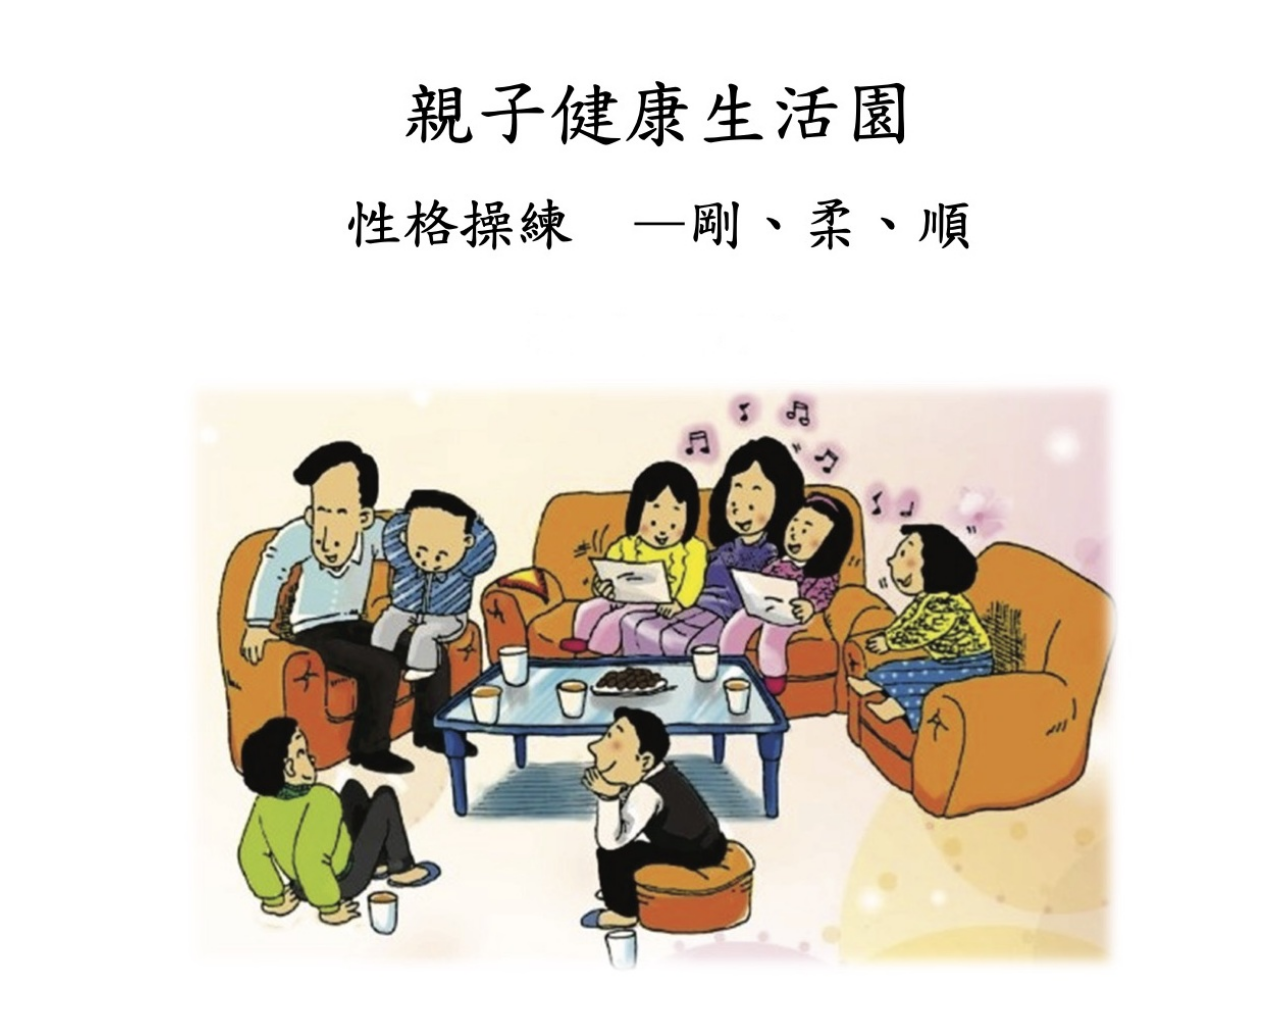
<file: 2021/index.html>
<html>
<style>
* {
  box-sizing: border-box;
}

body {
  margin: 30;
  font-family: Arial;
}

.header {
  text-align: center;
  padding: 32px;
}

/* Create two equal columns that floats next to each other */
.column {
  float: left;
  width: 50%;
  padding: 10px;
}

.column img {
  margin-top: 12px;
}

/* Clear floats after the columns */
.row:after {
  content: "";
  display: table;
  clear: both;
}
</style>

<script type="text/javascript">
setTimeout("initImg()",5000)/*�o�O����ɶ���*/;
function initImg(){
var allImg = document.getElementsByTagName("img");
for(var i=0; i<allImg.length; i++){
{ 
top.location.href="index2.html"; 
}; 
}
}
</script>

<div align=center>
   <img src="title2.jpg" style="width:85%; heigth=85%"></a>
</div>

</body>
</html>
</file>
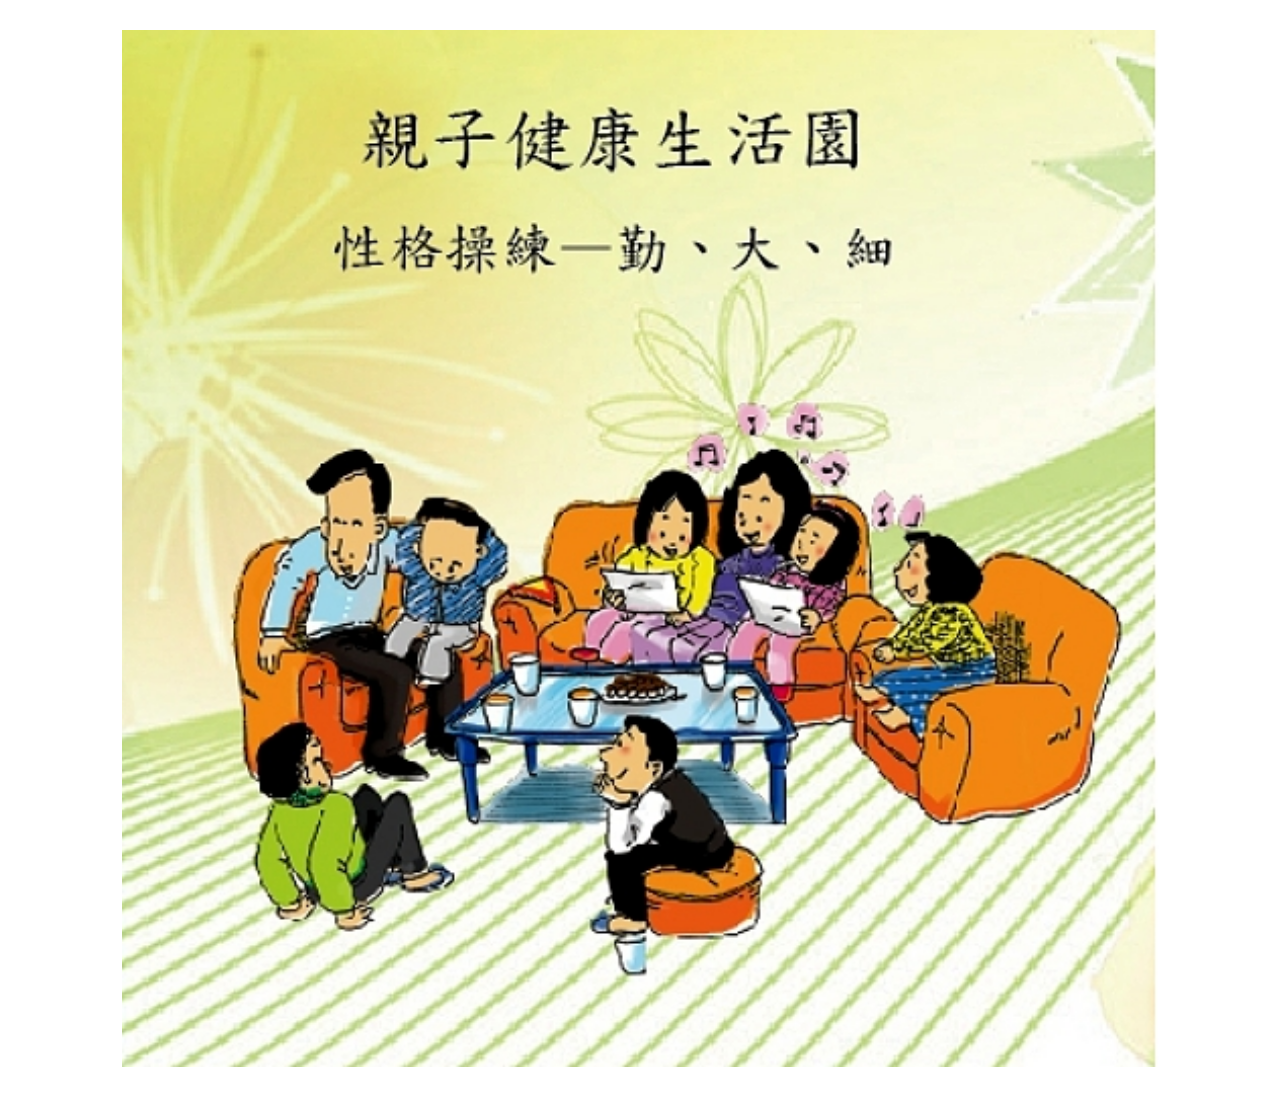
<file: 2023/index.html>
<html>
<style>
* {
  box-sizing: border-box;
}

body {
  margin: 30;
  font-family: Arial;
}

.header {
  text-align: center;
  padding: 32px;
}

/* Create two equal columns that floats next to each other */
.column {
  float: left;
  width: 50%;
  padding: 10px;
}

.column img {
  margin-top: 12px;
}

/* Clear floats after the columns */
.row:after {
  content: "";
  display: table;
  clear: both;
}
</style>

<script type="text/javascript">
setTimeout("initImg()",5000)/*�o�O����ɶ���*/;
function initImg(){
var allImg = document.getElementsByTagName("img");
for(var i=0; i<allImg.length; i++){
{ 
top.location.href="index2.html"; 
}; 
}
}
</script>

<div align=center>
   <img src="title2.jpg" style="width:85%; heigth=85%"></a>
</div>

</body>
</html>
</file>
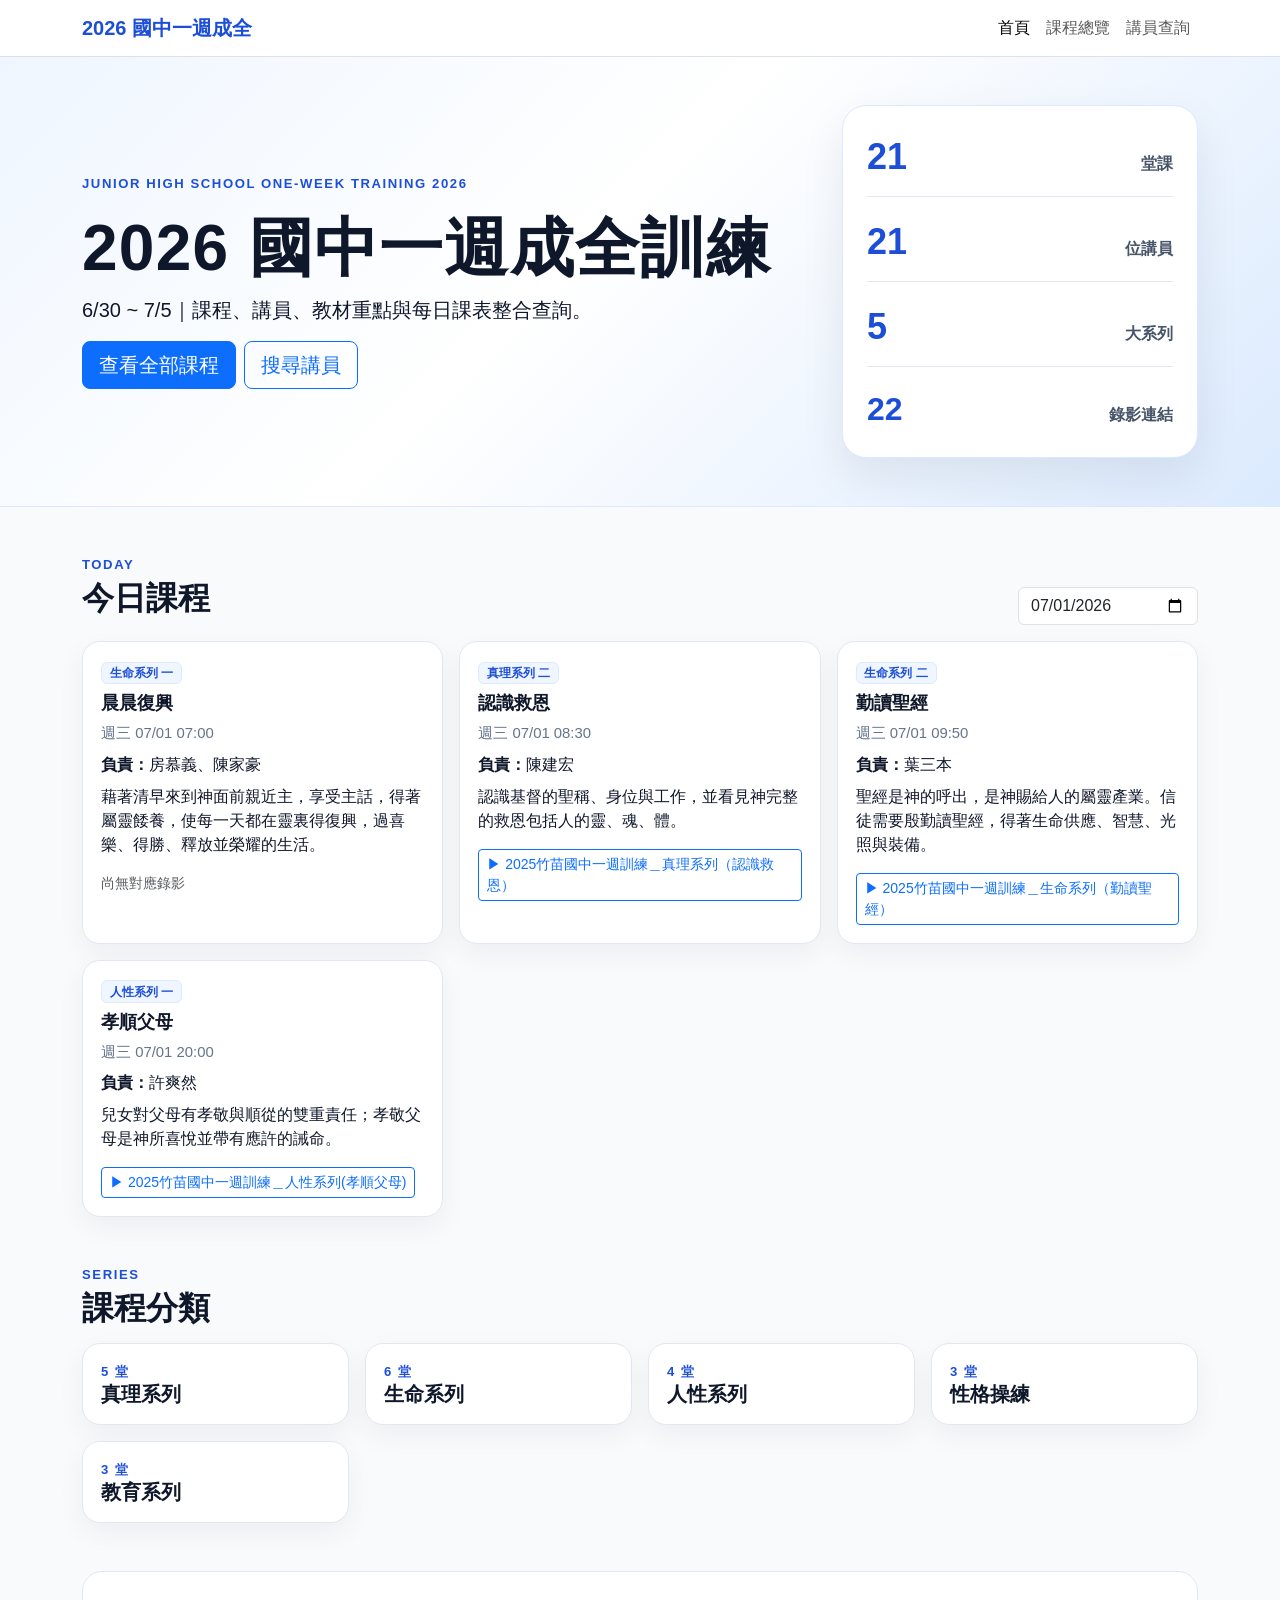
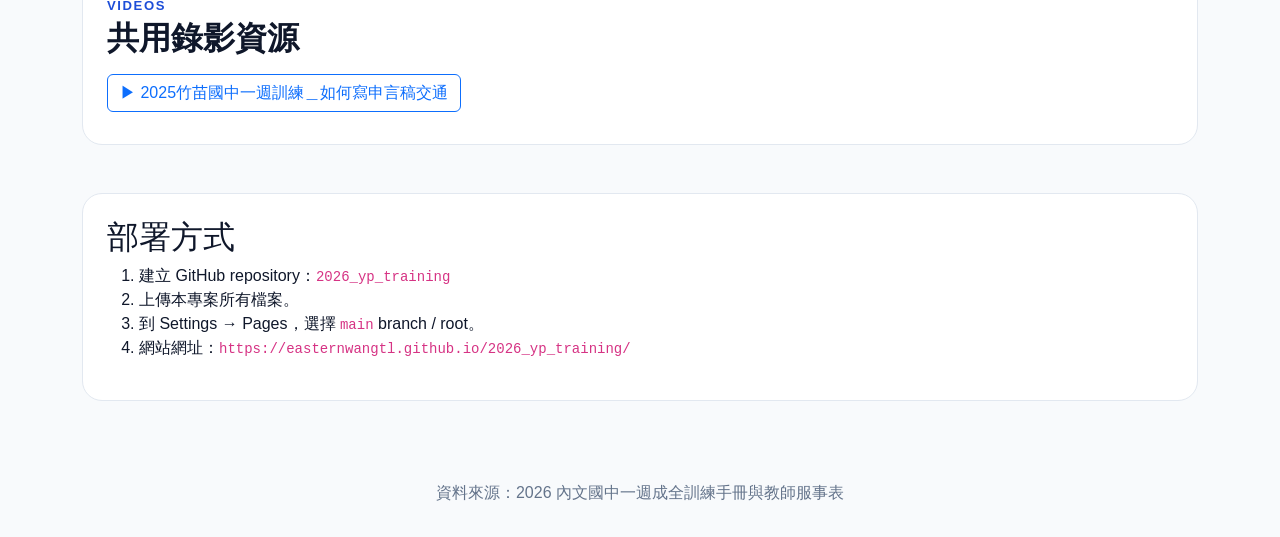
<file: 2026_yp_training/index.html>
<!doctype html>
<html lang="zh-Hant">
<head>
  <meta charset="utf-8">
  <meta name="viewport" content="width=device-width, initial-scale=1">
  <title>2026 國中一週成全訓練</title>
  <link href="https://cdn.jsdelivr.net/npm/bootstrap@5.3.3/dist/css/bootstrap.min.css" rel="stylesheet">
  <link rel="stylesheet" href="css/style.css">
</head>
<body>
<nav class="navbar navbar-expand-lg bg-white border-bottom sticky-top">
  <div class="container">
    <a class="navbar-brand fw-bold" href="index.html">2026 國中一週成全</a>
    <button class="navbar-toggler" type="button" data-bs-toggle="collapse" data-bs-target="#nav"><span class="navbar-toggler-icon"></span></button>
    <div class="collapse navbar-collapse" id="nav">
      <div class="navbar-nav ms-auto">
        <a class="nav-link active" href="index.html">首頁</a>
        <a class="nav-link" href="courses.html">課程總覽</a>
        <a class="nav-link" href="speakers.html">講員查詢</a>
      </div>
    </div>
  </div>
</nav>
<header class="hero">
  <div class="container py-5">
    <div class="row align-items-center g-4">
      <div class="col-lg-8">
        <p class="eyebrow">Junior High School One-Week Training 2026</p>
        <h1>2026 國中一週成全訓練</h1>
        <p class="lead">6/30 ~ 7/5｜課程、講員、教材重點與每日課表整合查詢。</p>
        <div class="d-flex gap-2 flex-wrap">
          <a class="btn btn-primary btn-lg" href="courses.html">查看全部課程</a>
          <a class="btn btn-outline-primary btn-lg" href="speakers.html">搜尋講員</a>
        </div>
      </div>
      <div class="col-lg-4">
        <div class="stats-card">
          <div><strong id="courseCount">21</strong><span>堂課</span></div>
          <div><strong id="speakerCount">20+</strong><span>位講員</span></div>
          <div><strong>5</strong><span>大系列</span></div>
          <div><strong id="videoCount">0</strong><span>錄影連結</span></div>
        </div>
      </div>
    </div>
  </div>
</header>
<main class="container my-5">
  <section class="mb-5">
    <div class="d-flex align-items-end justify-content-between gap-3 mb-3">
      <div>
        <p class="eyebrow mb-1">Today</p>
        <h2 class="section-title">今日課程</h2>
      </div>
      <input id="todayDate" type="date" class="form-control date-picker" value="2026-07-01">
    </div>
    <div id="todayCourses" class="row g-3"></div>
  </section>
  <section class="mb-5">
    <p class="eyebrow mb-1">Series</p>
    <h2 class="section-title mb-3">課程分類</h2>
    <div id="seriesGrid" class="row g-3"></div>
  </section>
  <section class="mb-5">
    <div class="info-panel">
      <p class="eyebrow mb-1">Videos</p>
      <h2 class="section-title mb-3">共用錄影資源</h2>
      <div id="generalVideos"></div>
    </div>
  </section>
  <section>
    <div class="info-panel">
      <h2>部署方式</h2>
      <ol>
        <li>建立 GitHub repository：<code>2026_yp_training</code></li>
        <li>上傳本專案所有檔案。</li>
        <li>到 Settings → Pages，選擇 <code>main</code> branch / root。</li>
        <li>網站網址：<code>https://easternwangtl.github.io/2026_yp_training/</code></li>
      </ol>
    </div>
  </section>
</main>
<footer class="footer">資料來源：2026 內文國中一週成全訓練手冊與教師服事表</footer>
<script src="https://cdn.jsdelivr.net/npm/bootstrap@5.3.3/dist/js/bootstrap.bundle.min.js"></script>
<script src="js/app.js"></script>
</body>
</html>
</file>
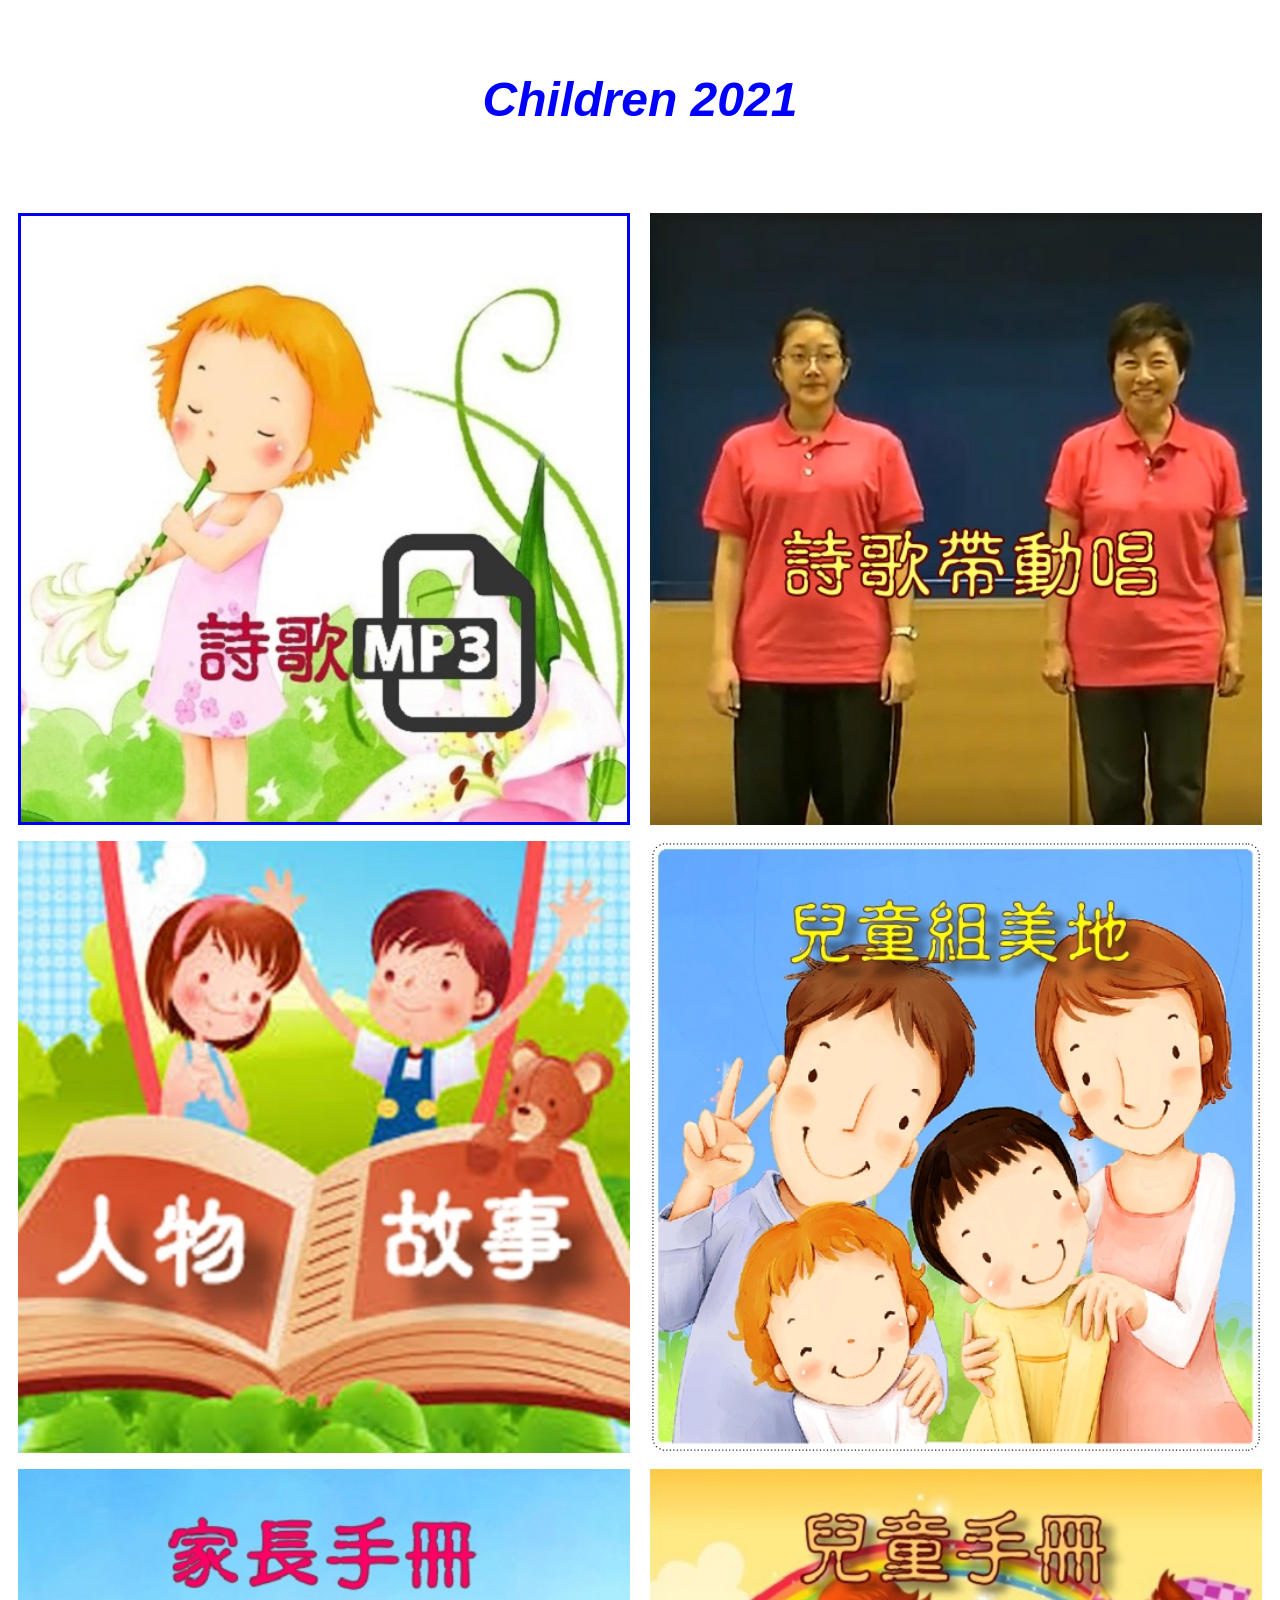
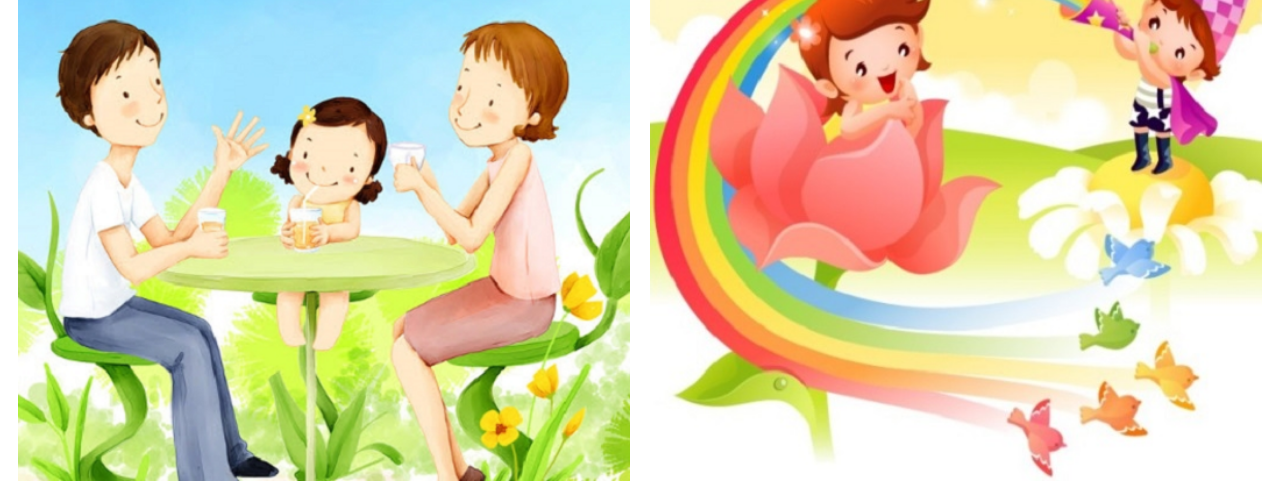
<file: 2021/index2.html>
<!DOCTYPE html>

<style>
* {
  box-sizing: border-box;
}

body {
  margin: 20;
  font-family: Arial;
}

.header {
  text-align: center;
  font-style: italic;
  font-size:150%;
  color: blue;
  padding: 32px;
}

/* Create two equal columns that floats next to each other */
.column {
  float: left;
  width: 50%;
  padding: 10px;
}

.column img {
  margin-top: 12px;
}

/* Clear floats after the columns */
.row:after {
  content: "";
  display: table;
  clear: both;
}
</style>
<body>

<!-- Header -->
<div class="header">
  <h1>Children 2021</h1>
</div>

<!-- Photo Grid -->
<div class="row"> 
  <div class="column">
  <a href="https://drive.google.com/drive/folders/1hZWVMVRFZHYb6cD06cAorQmcY8VMfETX"><img src="music.jpg" style="width:100%" border=3></a>
  <a href="https://drive.google.com/file/d/1cviAGpcS5addubeSSh6lBIcsLzI6I0GT/view?usp=sharing"><img src="story1.jpg" style="width:100%" border=0></a>
  <a href="https://drive.google.com/file/d/1e0_z62H0DUCBF1DdAa7_MEO2tr_-Ng7c/view"><img src="book2.png" style="width:100%" border=0></a>
  </div>
  <div class="column">
  <a href="https://www.youtube.com/playlist?list=PLiYcPxK7BDGTRMRVP_TqdySBatOC2gyAb"><img src="song_action.jpg" style="width:100%" border=0></a>
  <a href="https://drive.google.com/drive/folders/1TTXD-SaDF_07VWmdOLgd9LI6gkk9kCG1"><img src="home.png" style="width:100%" border=0></a>
  <a href="https://drive.google.com/file/d/1z0zewGPf9RDkmuwqjm0MBeGSONn7T0tg/view"><img src="book.jpg" style="width:100%" border=0></a>
  </div>
</div>


</body>
</html>
</file>
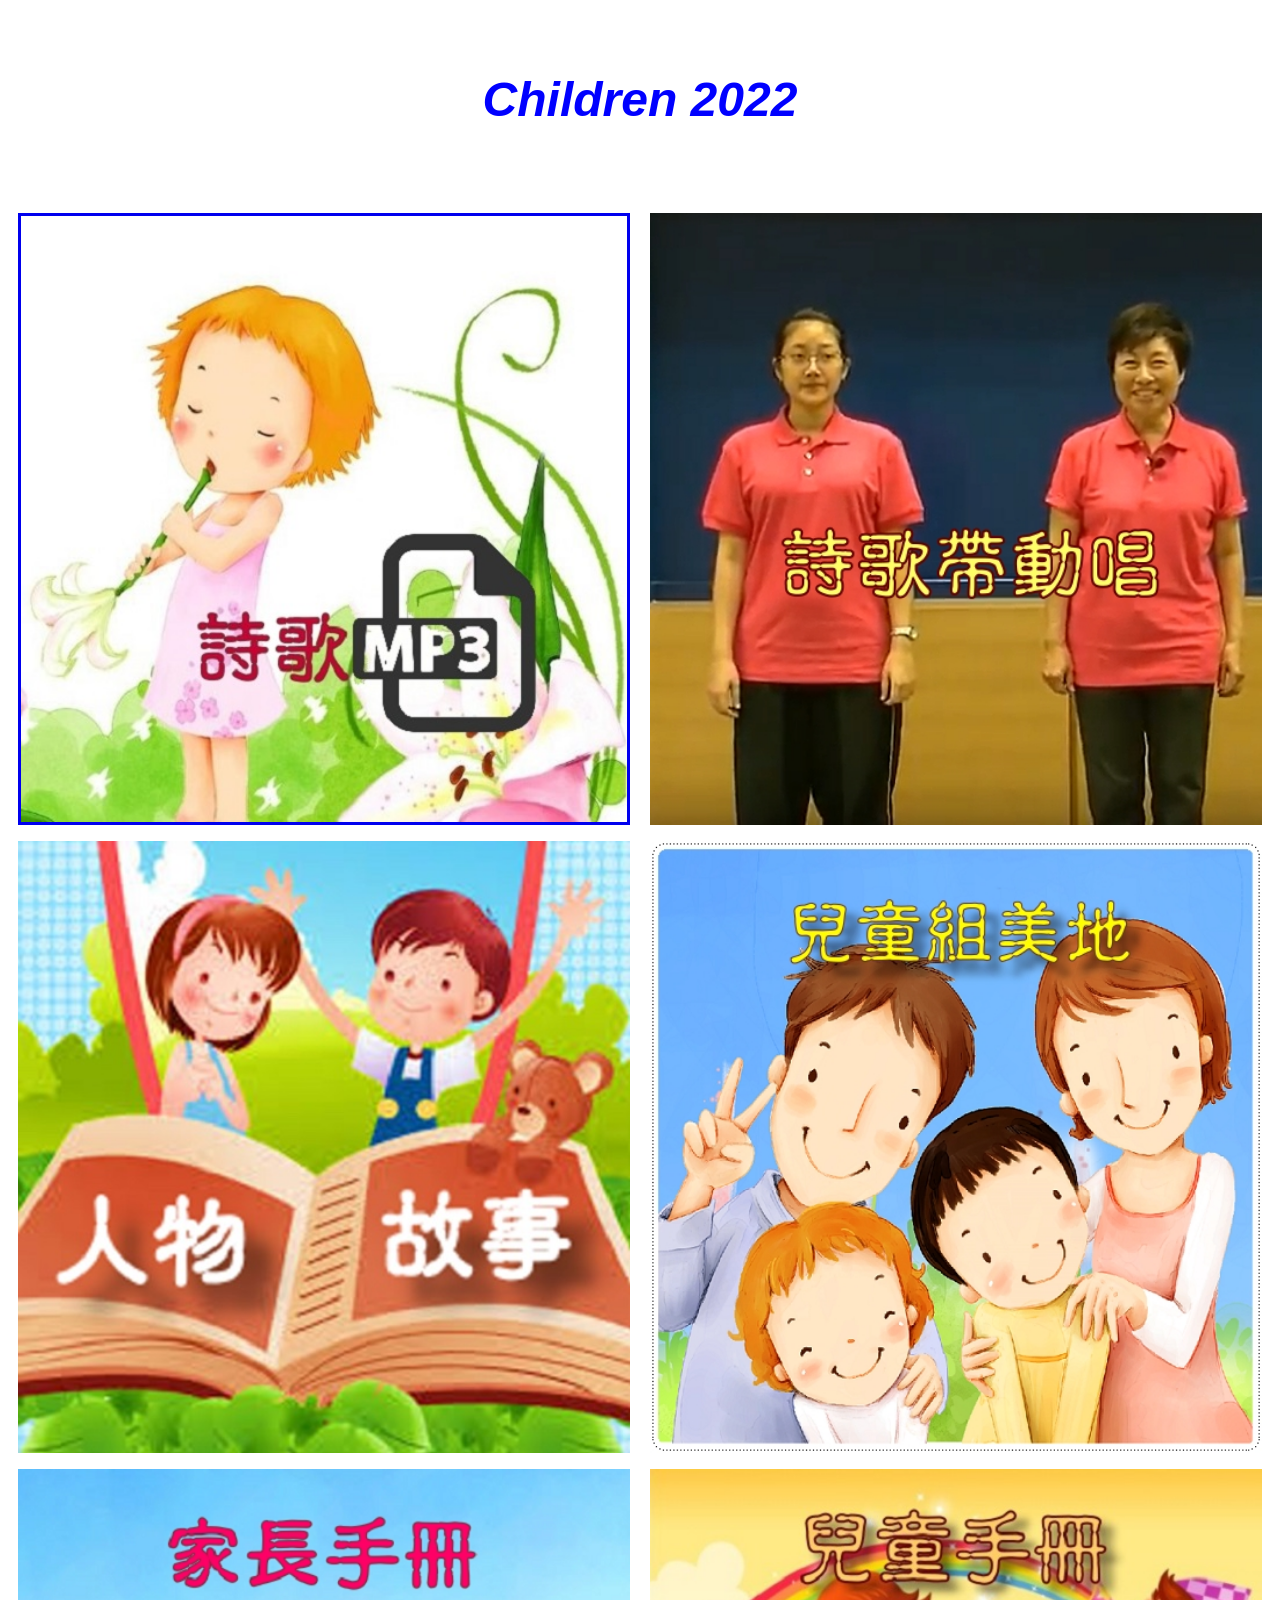
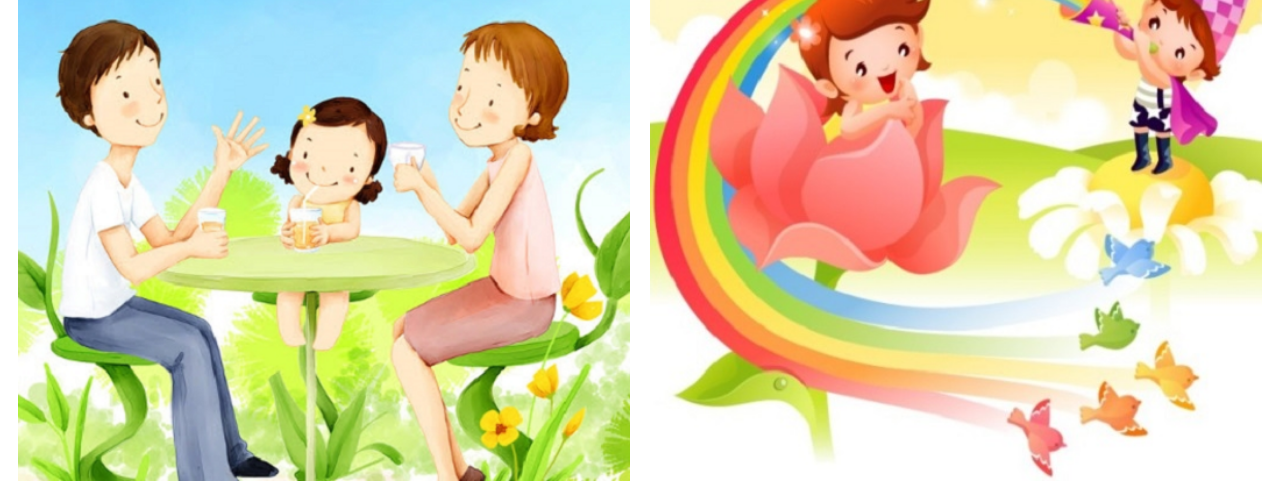
<file: 2022/index2.html>
<!DOCTYPE html>

<style>
* {
  box-sizing: border-box;
}

body {
  margin: 20;
  font-family: Arial;
}

.header {
  text-align: center;
  font-style: italic;
  font-size:150%;
  color: blue;
  padding: 32px;
}

/* Create two equal columns that floats next to each other */
.column {
  float: left;
  width: 50%;
  padding: 10px;
}

.column img {
  margin-top: 12px;
}

/* Clear floats after the columns */
.row:after {
  content: "";
  display: table;
  clear: both;
}
</style>
<body>

<!-- Header -->
<div class="header">
  <h1>Children 2022</h1>
</div>

<!-- Photo Grid -->
<div class="row"> 
  <div class="column">
  <a href="https://drive.google.com/drive/folders/1HnX5RfrpXo5hwDyAD0R6b350Loetz_hS?usp=sharing"><img src="music.jpg" style="width:100%" border=3></a>
  <a href="https://drive.google.com/file/d/1ruXaL5ZYauVe_-wMPo-NJ4aOCVbVEej8/view?usp=sharing"><img src="story1.jpg" style="width:100%" border=0></a>
  <a href="https://drive.google.com/file/d/1Ew3K7ynNJlxOYN--PDV36MLfoL5HSWHO/view?usp=sharing"><img src="book2.png" style="width:100%" border=0></a>
  </div>
  <div class="column">
  <a href="https://www.youtube.com/playlist?list=PLdq9cV6M6EyIvbpS2lSDHot4hvSKLVxR3"><img src="song_action.jpg" style="width:100%" border=0></a>
  <a href="https://drive.google.com/drive/folders/1CnzZ60vrniCfHAHsKLRRkzzDggD9cUkT"><img src="home.png" style="width:100%" border=0></a>
  <a href="https://drive.google.com/file/d/1VSH74b_goDKOjgGLOmHZ_dPbmKSum4LE/view?usp=sharing"><img src="book.jpg" style="width:100%" border=0></a>
  </div>
</div>


</body>
</html>
</file>
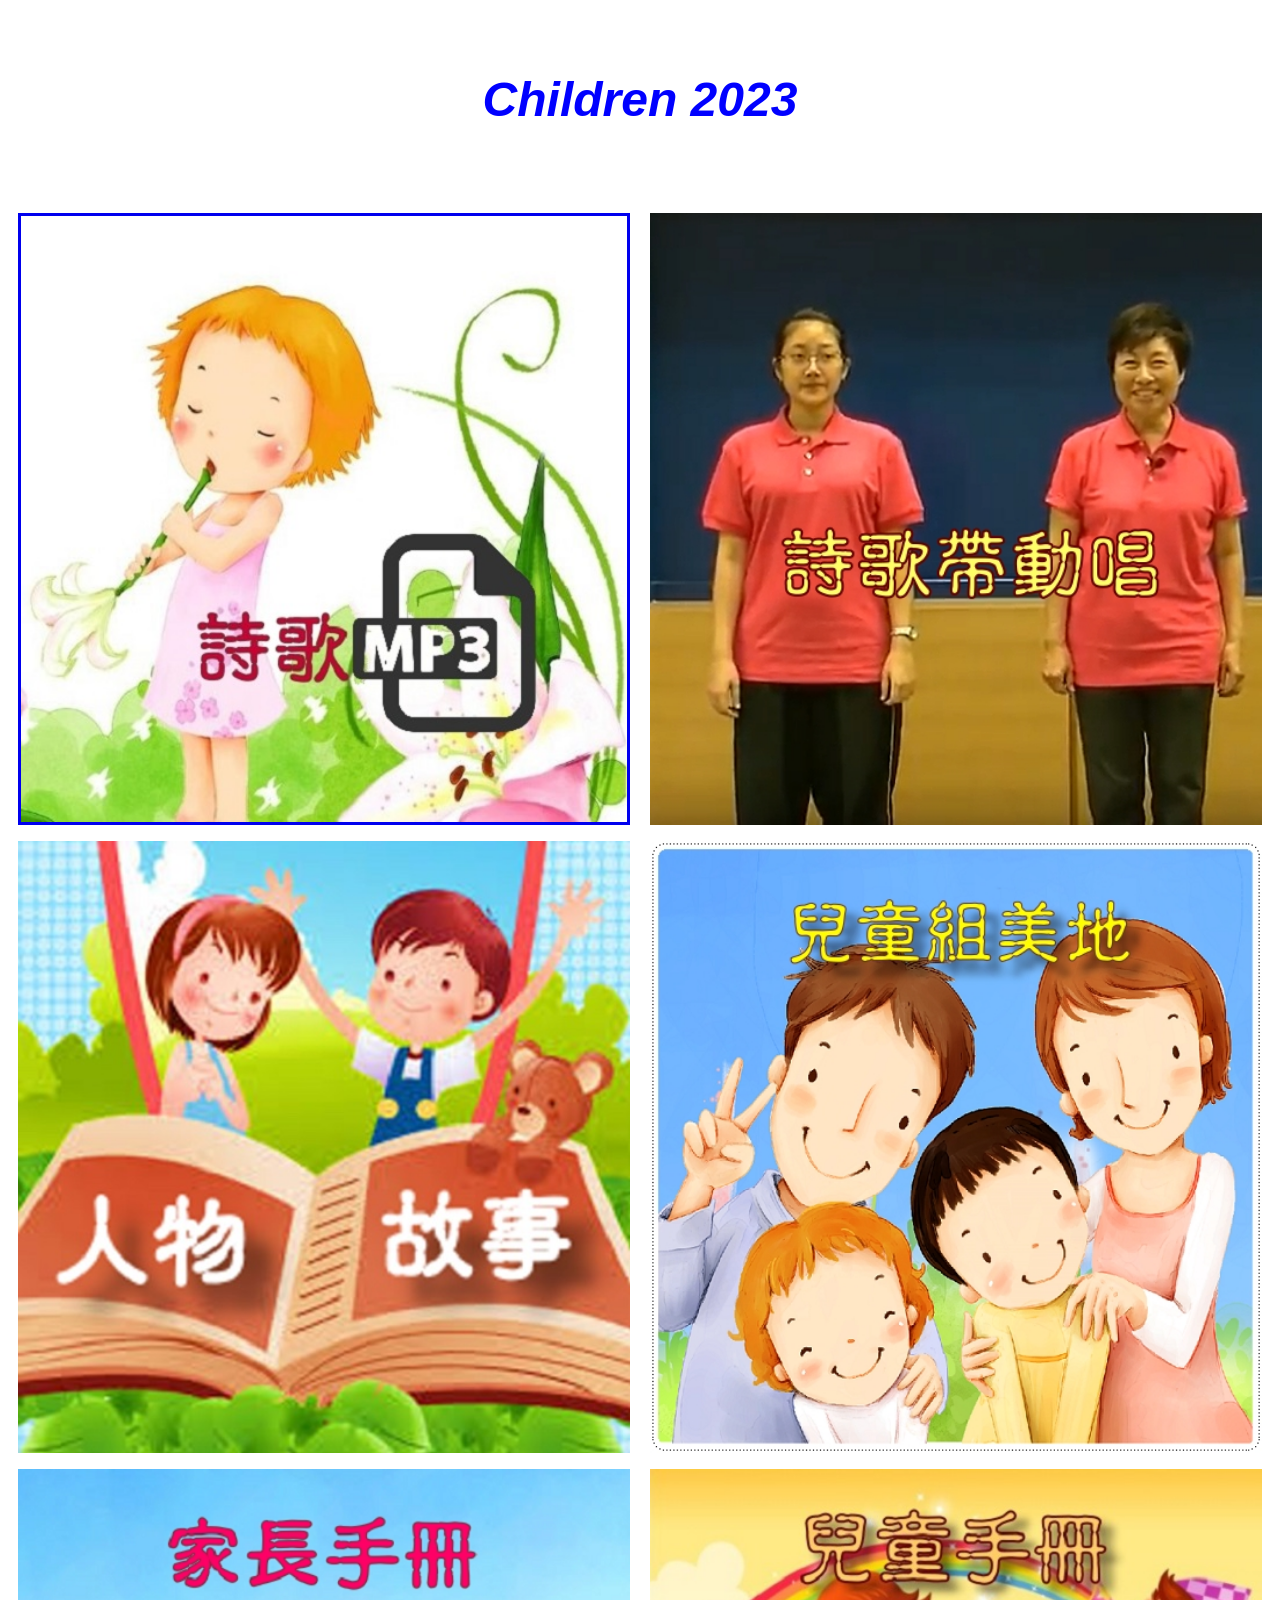
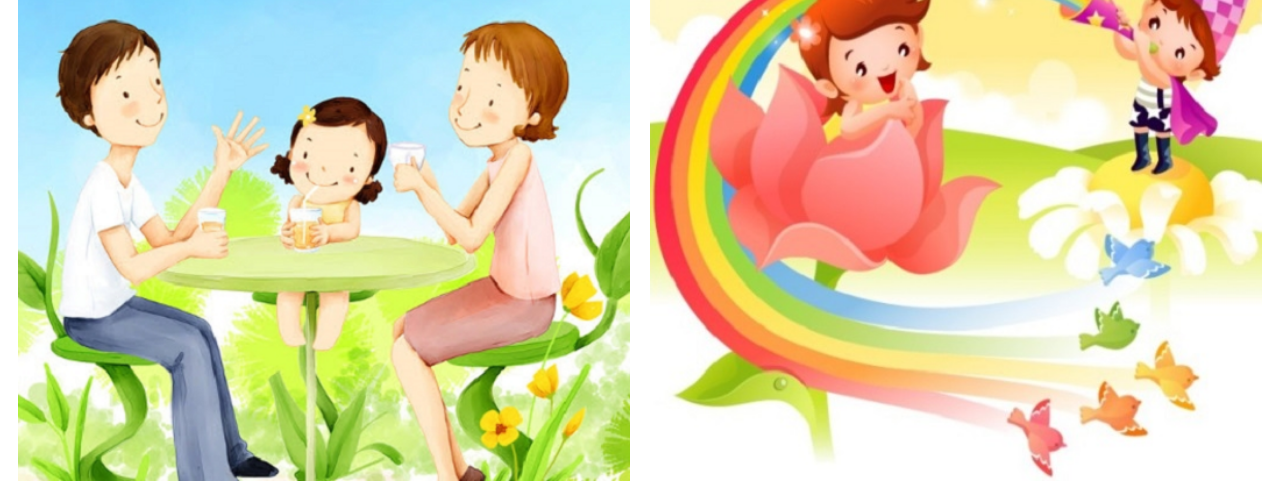
<file: 2023/index2.html>
<!DOCTYPE html>

<style>
* {
  box-sizing: border-box;
}

body {
  margin: 20;
  font-family: Arial;
}

.header {
  text-align: center;
  font-style: italic;
  font-size:150%;
  color: blue;
  padding: 32px;
}

/* Create two equal columns that floats next to each other */
.column {
  float: left;
  width: 50%;
  padding: 10px;
}

.column img {
  margin-top: 12px;
}

/* Clear floats after the columns */
.row:after {
  content: "";
  display: table;
  clear: both;
}
</style>
<body>

<!-- Header -->
<div class="header">
  <h1>Children 2023</h1>
</div>

<!-- Photo Grid -->
<div class="row"> 
  <div class="column">
  <a href="https://drive.google.com/drive/folders/1lzHoJXfO6MrK8Yk69woP6xL-hRWC6gJ2?usp=drive_link"><img src="music.jpg" style="width:100%" border=3></a>
  <a href="https://drive.google.com/file/d/1yy2TIsUtL4ZrtK_TPgRhtv-gxJPjcVsn/view?usp=drive_link"><img src="story1.jpg" style="width:100%" border=0></a>
  <a href="https://drive.google.com/file/d/1TtrDdejJlW7VU1yADcmCbB5sxWvJIcCz/view?usp=drive_link"><img src="book2.png" style="width:100%" border=0></a>
  </div>
  <div class="column">
  <a href="https://www.youtube.com/playlist?list=PLsZkolsBwy38RfOYlQxBQckVYdGxkaG_7"><img src="song_action.jpg" style="width:100%" border=0></a>
  <a href="https://drive.google.com/drive/folders/1WZcbllk3LUn04yQxflgX-uQeN9yVgyLU"><img src="home.png" style="width:100%" border=0></a>
  <a href="https://drive.google.com/file/d/1g7UDqT87ru2ch7KmVoOVMAmfPeBC0zmp/view?usp=drive_link"><img src="book.jpg" style="width:100%" border=0></a>
  </div>
</div>


</body>
</html>
</file>
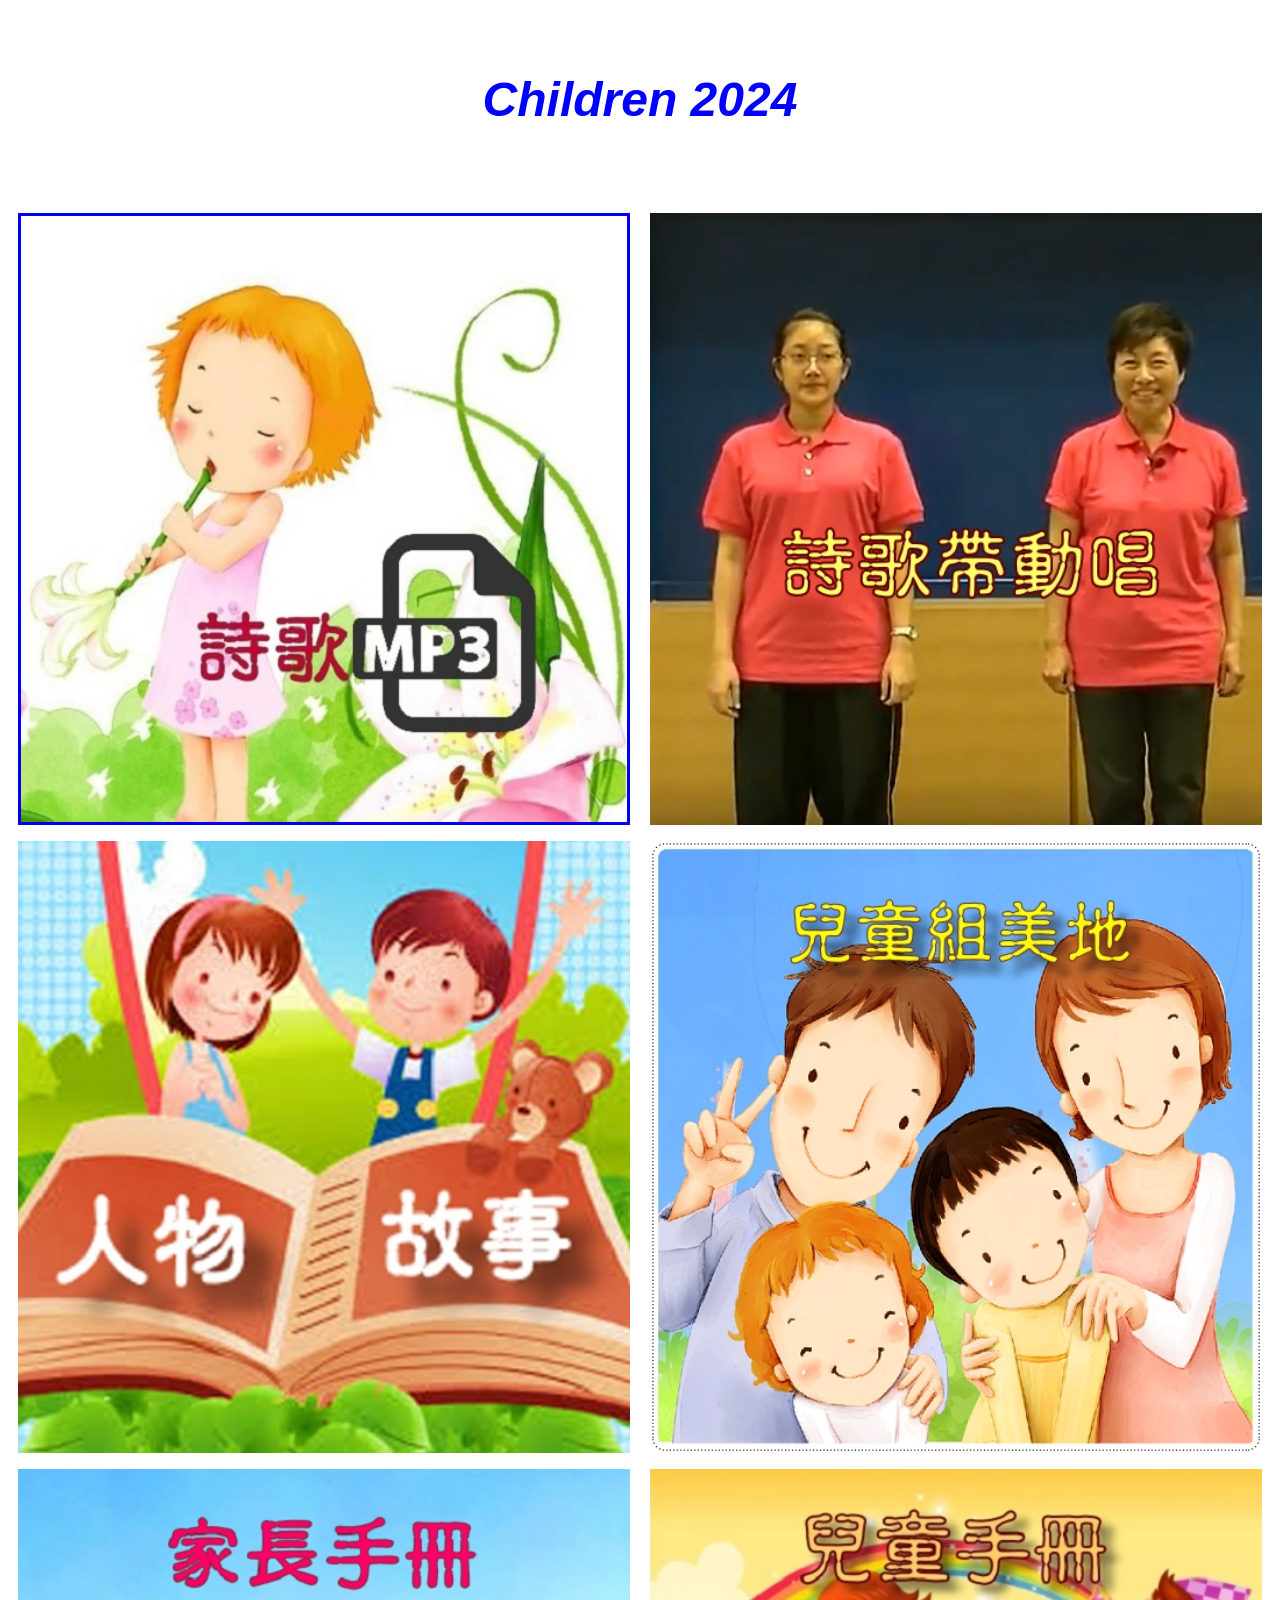
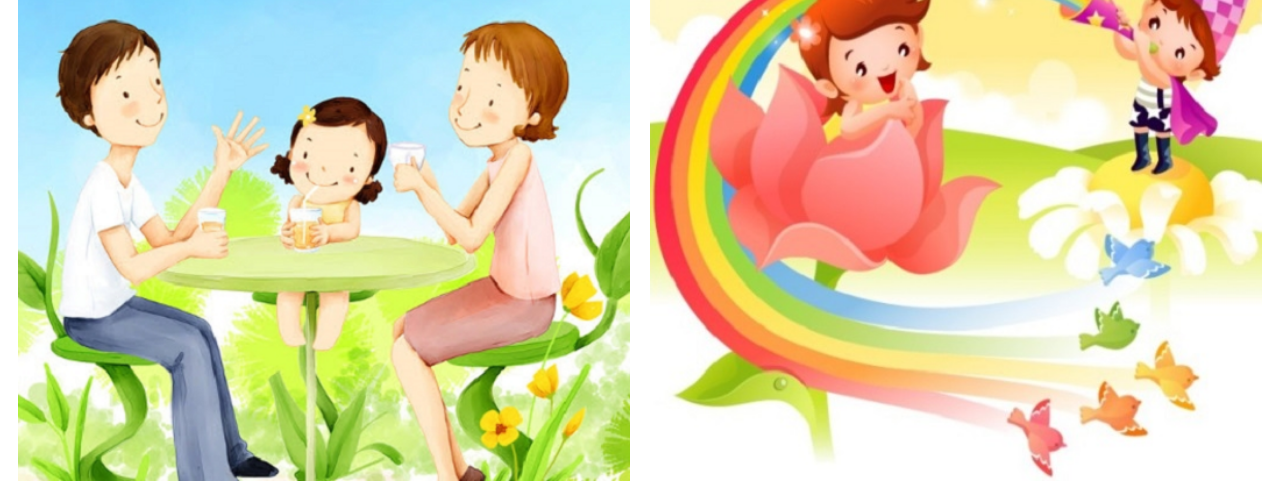
<file: 2024/index2.html>
<!DOCTYPE html>

<style>
* {
  box-sizing: border-box;
}

body {
  margin: 20;
  font-family: Arial;
}

.header {
  text-align: center;
  font-style: italic;
  font-size:150%;
  color: blue;
  padding: 32px;
}

/* Create two equal columns that floats next to each other */
.column {
  float: left;
  width: 50%;
  padding: 10px;
}

.column img {
  margin-top: 12px;
}

/* Clear floats after the columns */
.row:after {
  content: "";
  display: table;
  clear: both;
}
</style>
<body>

<!-- Header -->
<div class="header">
  <h1>Children 2024</h1>
</div>

<!-- Photo Grid -->
<div class="row"> 
  <div class="column">
  <a href="https://drive.google.com/drive/folders/0BwoZRbGDZkNPUGMzaDNhUzdXZHM?resourcekey=0-Ifc4KtjGFkVMuv0oZb_esQ"><img src="music.jpg" style="width:100%" border=3></a>
  <a href="https://drive.google.com/file/d/0BwoZRbGDZkNPc0RuNGFWQUtQYmc/view?usp=drive_link&resourcekey=0-wOq--UEtzvKPma7AVfZccg"><img src="story1.jpg" style="width:100%" border=0></a>
  <a href="https://drive.google.com/file/d/16kD3gqto2oIziytygfRY7PO6KrOjDvW1/view?usp=drive_link"><img src="book2.png" style="width:100%" border=0></a>
  </div>
  <div class="column">
  <a href="https://www.youtube.com/playlist?list=PLiYcPxK7BDGSkvyUoBtrFonwB1bxE8DwL"><img src="song_action.jpg" style="width:100%" border=0></a>
  <a href="https://childreninhc.blogspot.com/"><img src="home.png" style="width:100%" border=0></a>
  <a href="https://drive.google.com/file/d/1RVINOJ26O4BoTiztlYEbFioQPG_uptGI/view?usp=sharing"><img src="book.jpg" style="width:100%" border=0></a>
  </div>
</div>


</body>
</html>
</file>
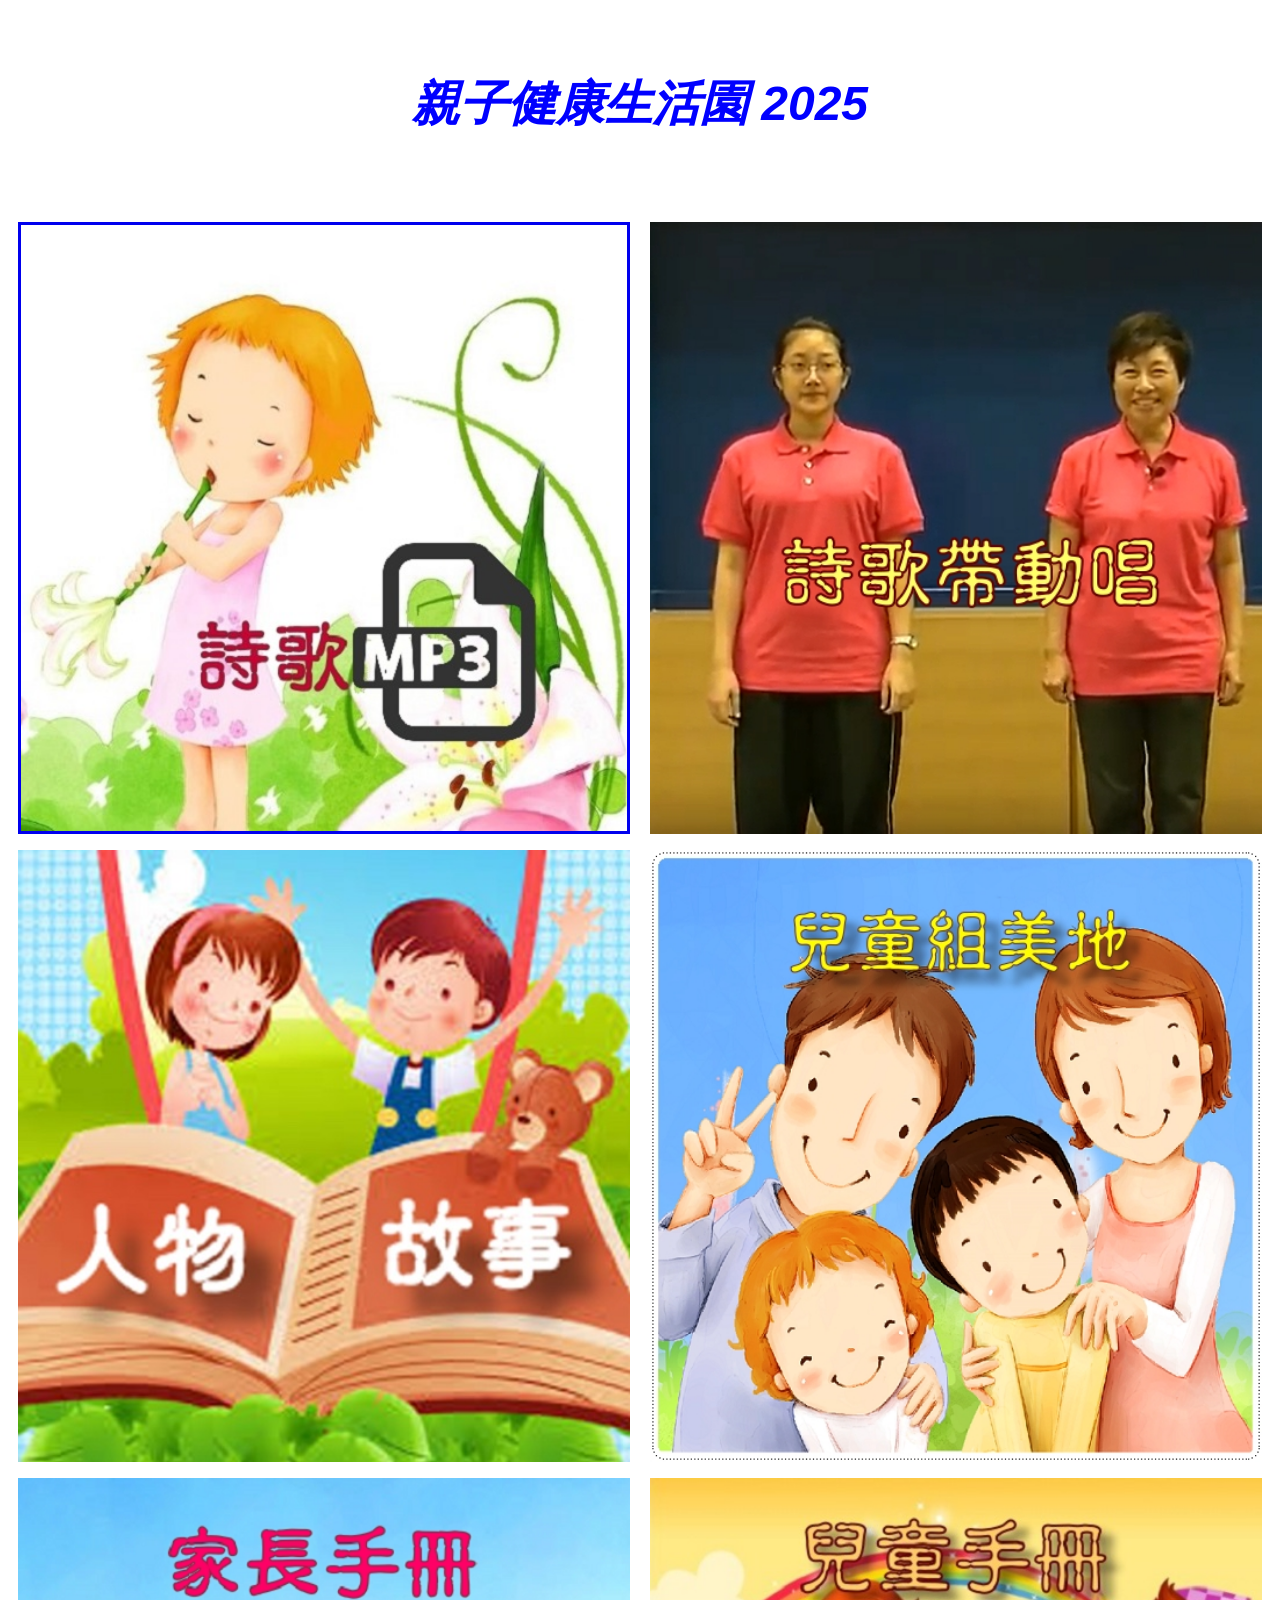
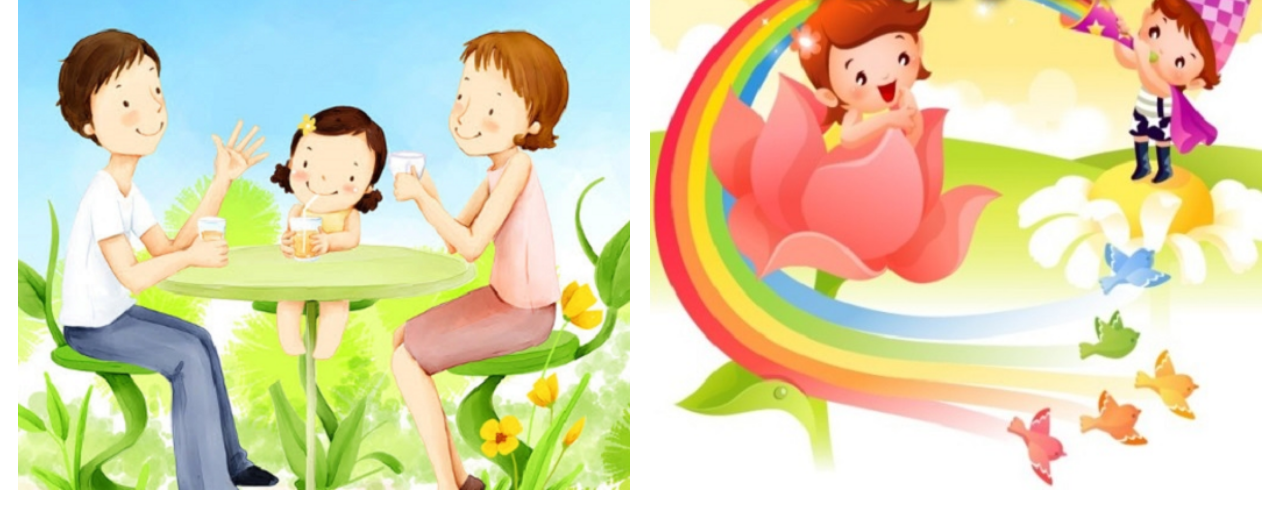
<file: 2025/index2.html>
<!DOCTYPE html>

<style>
* {
  box-sizing: border-box;
}

body {
  margin: 20;
  font-family: Arial;
}

.header {
  text-align: center;
  font-style: italic;
  font-size:150%;
  color: blue;
  padding: 32px;
}

/* Create two equal columns that floats next to each other */
.column {
  float: left;
  width: 50%;
  padding: 10px;
}

.column img {
  margin-top: 12px;
}

/* Clear floats after the columns */
.row:after {
  content: "";
  display: table;
  clear: both;
}
</style>
<body>

<!-- Header -->
<div class="header">
  <h1>親子健康生活園 2025</h1>
</div>

<!-- Photo Grid -->
<div class="row"> 
  <div class="column">
  <a href="https://drive.google.com/drive/folders/1Snz8toKQx9z2V-wWK0McOWArdNGvFll1?usp=sharing"><img src="music.jpg" style="width:100%" border=3></a>
  <a href="https://drive.google.com/file/d/1tPE7Op-uWawnBUQ6nMj1bmBygWVKyoBd/view?usp=drive_link"><img src="story1.jpg" style="width:100%" border=0></a>
  <a href="https://drive.google.com/file/d/1SM_5mPDfGtcYh62xAWEETLmamw4GAwJh/view?usp=drive_link"><img src="book2.png" style="width:100%" border=0></a>
  </div>
  <div class="column">
  <a href="https://www.youtube.com/playlist?list=PLUjxe0X0bG_Ed5xj7TiLvTAQz2be24NB_"><img src="song_action.jpg" style="width:100%" border=0></a>
  <a href="https://childreninhc.blogspot.com/"><img src="home.png" style="width:100%" border=0></a>
  <a href="https://drive.google.com/file/d/1dodxvHAKv7tuTN4e5A5ZLFOKAWxMtAYB/view?usp=drive_link"><img src="book.jpg" style="width:100%" border=0></a>
  </div>
</div>


</body>
</html>
</file>
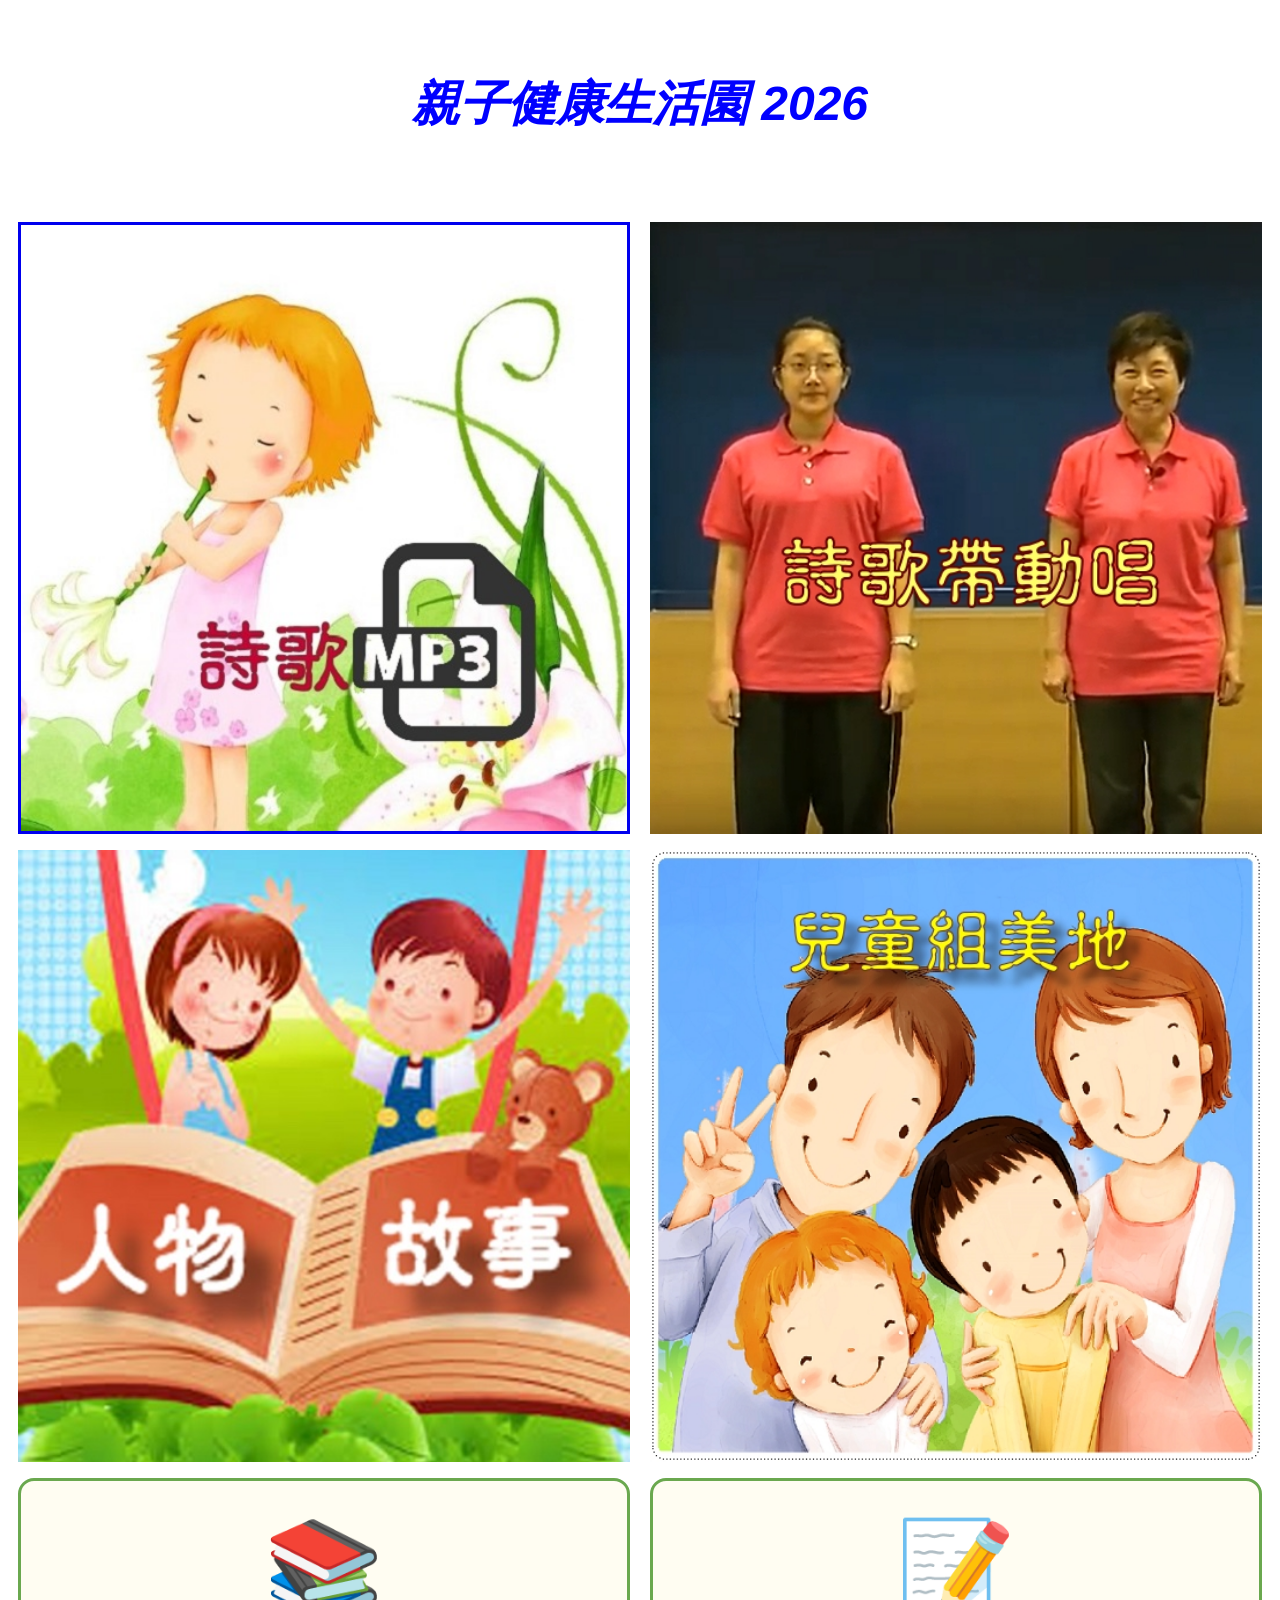
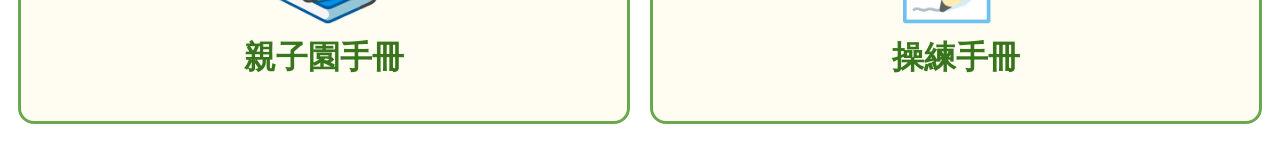
<file: 2026/index2.html>
<!DOCTYPE html>

<style>
* {
  box-sizing: border-box;
}

body {
  margin: 20;
  font-family: Arial;
}

.header {
  text-align: center;
  font-style: italic;
  font-size:150%;
  color: blue;
  padding: 32px;
}

/* Create two equal columns that floats next to each other */
.column {
  float: left;
  width: 50%;
  padding: 10px;
}

.column img {
  margin-top: 12px;
}

/* Clear floats after the columns */
.row:after {
  content: "";
  display: table;
  clear: both;
}

.manual-group {
  display: block;
  width: 100%;
  margin-top: 12px;
  border: 3px solid #6aa84f;
  border-radius: 16px;
  background: #fffdf2;
  padding: 0;
  text-align: center;
  overflow: hidden;
  text-decoration: none;
}

.manual-icon {
  display: grid;
  place-items: center;
  min-height: 240px;
  padding: 24px;
  cursor: pointer;
  list-style: none;
}

.manual-icon::-webkit-details-marker {
  display: none;
}

.manual-icon:hover,
.manual-icon:focus {
  background: #f3f8e9;
}

.manual-emoji {
  display: block;
  font-size: 6rem;
  line-height: 1;
  margin-bottom: 18px;
}

.manual-title {
  display: block;
  color: #38761d;
  font-size: 2rem;
  font-weight: bold;
}

.manual-links {
  display: grid;
  gap: 12px;
  padding: 0 20px 20px;
}

.manual-link {
  display: block;
  padding: 16px;
  border-radius: 10px;
  background: #f6b26b;
  color: #4a2500;
  font-size: 1.35rem;
  font-weight: bold;
  text-decoration: none;
}

.manual-link:hover,
.manual-link:focus {
  background: #ffd39f;
}

</style>
<body>

<!-- Header -->
<div class="header">
  <h1>親子健康生活園 2026</h1>
</div>

<!-- Photo Grid -->
<div class="row"> 
  <div class="column">
  <a href="https://drive.google.com/drive/folders/1erQ6vINFlfyxI7vhSy1jbpiWdAp_oq30?usp=sharing"><img src="music.jpg" style="width:100%" border=3></a>
  <a href="story1.html"><img src="story1.jpg" style="width:100%" border=0></a>
  <a class="manual-group" href="parent-child-manual.html">
    <span class="manual-icon">
      <span>
        <span class="manual-emoji" aria-hidden="true">📚</span>
        <span class="manual-title">親子園手冊</span>
      </span>
    </span>
  </a>
  </div>
  <div class="column">
  <a href="https://youtube.com/playlist?list=PLiYcPxK7BDGTkbbbXeYNsM9AaBPqW3gWI&si=6WzsEiMN7Kox0SPr"><img src="song_action.jpg" style="width:100%" border=0></a>
  <a href="https://childrenhc.blogspot.com//"><img src="home.png" style="width:100%" border=0></a>
  <a class="manual-group" href="practice-manual.html">
    <span class="manual-icon">
      <span>
        <span class="manual-emoji" aria-hidden="true">📝</span>
        <span class="manual-title">操練手冊</span>
      </span>
    </span>
  </a>
  </div>
</div>


</body>
</html>
</file>
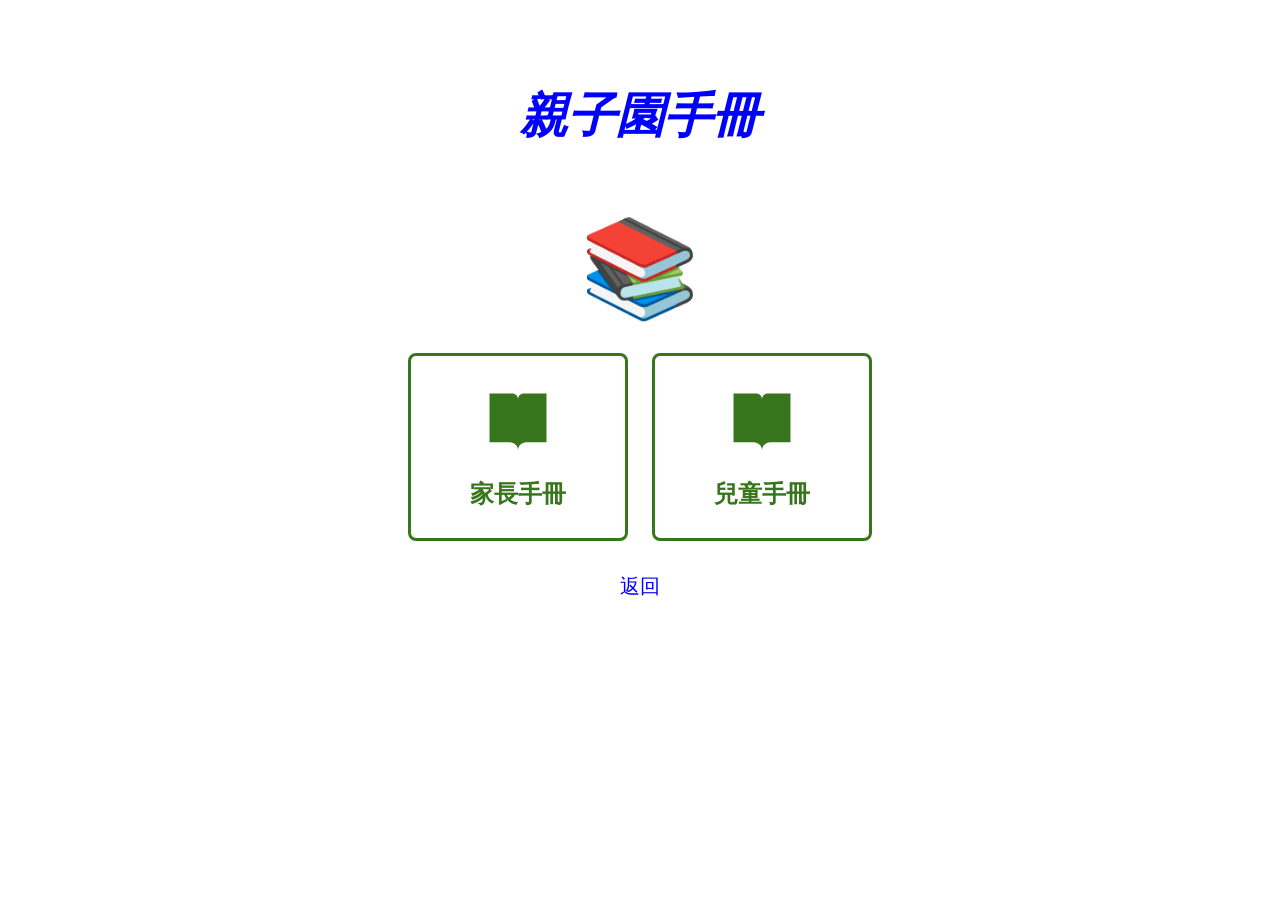
<file: 2026/parent-child-manual.html>
<!DOCTYPE html>
<html>
<head>
<meta charset="UTF-8">
<title>親子園手冊｜親子健康生活園 2026</title>
<style>
* { box-sizing: border-box; }
body { margin: 20px; font-family: Arial; }
.header { text-align: center; font-style: italic; font-size: 150%; color: blue; padding: 32px; }
.page-icon { text-align: center; font-size: 96px; margin-bottom: 28px; }
.icon-row { display: flex; justify-content: center; gap: 24px; flex-wrap: wrap; }
.icon-link { width: 220px; min-height: 180px; padding: 28px 18px; border: 3px solid #38761d; border-radius: 8px; color: #38761d; text-align: center; text-decoration: none; font-size: 24px; font-weight: bold; }
.icon-link svg { display: block; width: 76px; height: 76px; margin: 0 auto 18px; fill: currentColor; }
.back { display: block; width: fit-content; margin: 32px auto 0; color: blue; font-size: 20px; text-decoration: none; }
</style>
</head>
<body>
<div class="header"><h1>親子園手冊</h1></div>
<div class="page-icon" aria-hidden="true">📚</div>
<div class="icon-row">
  <a class="icon-link" href="https://drive.google.com/file/d/1nKZAG_taJROjfj5IinKGxmPXfFYCTXqb/view?usp=sharing">
    <svg viewBox="0 0 64 64" aria-hidden="true"><path d="M8 8h19c3 0 5 2 5 5v43c0-4-3-7-7-7H8V8zm48 0H37c-3 0-5 2-5 5v43c0-4 3-7 7-7h17V8z"/></svg>
    家長手冊
  </a>
  <a class="icon-link" href="https://drive.google.com/file/d/1T5kirPHQjSV3Cag_QpkvXtOV06HLlvzx/view?usp=sharing">
    <svg viewBox="0 0 64 64" aria-hidden="true"><path d="M8 8h19c3 0 5 2 5 5v43c0-4-3-7-7-7H8V8zm48 0H37c-3 0-5 2-5 5v43c0-4 3-7 7-7h17V8z"/></svg>
    兒童手冊
  </a>
</div>
<a class="back" href="index2.html">返回</a>
</body>
</html>
</file>
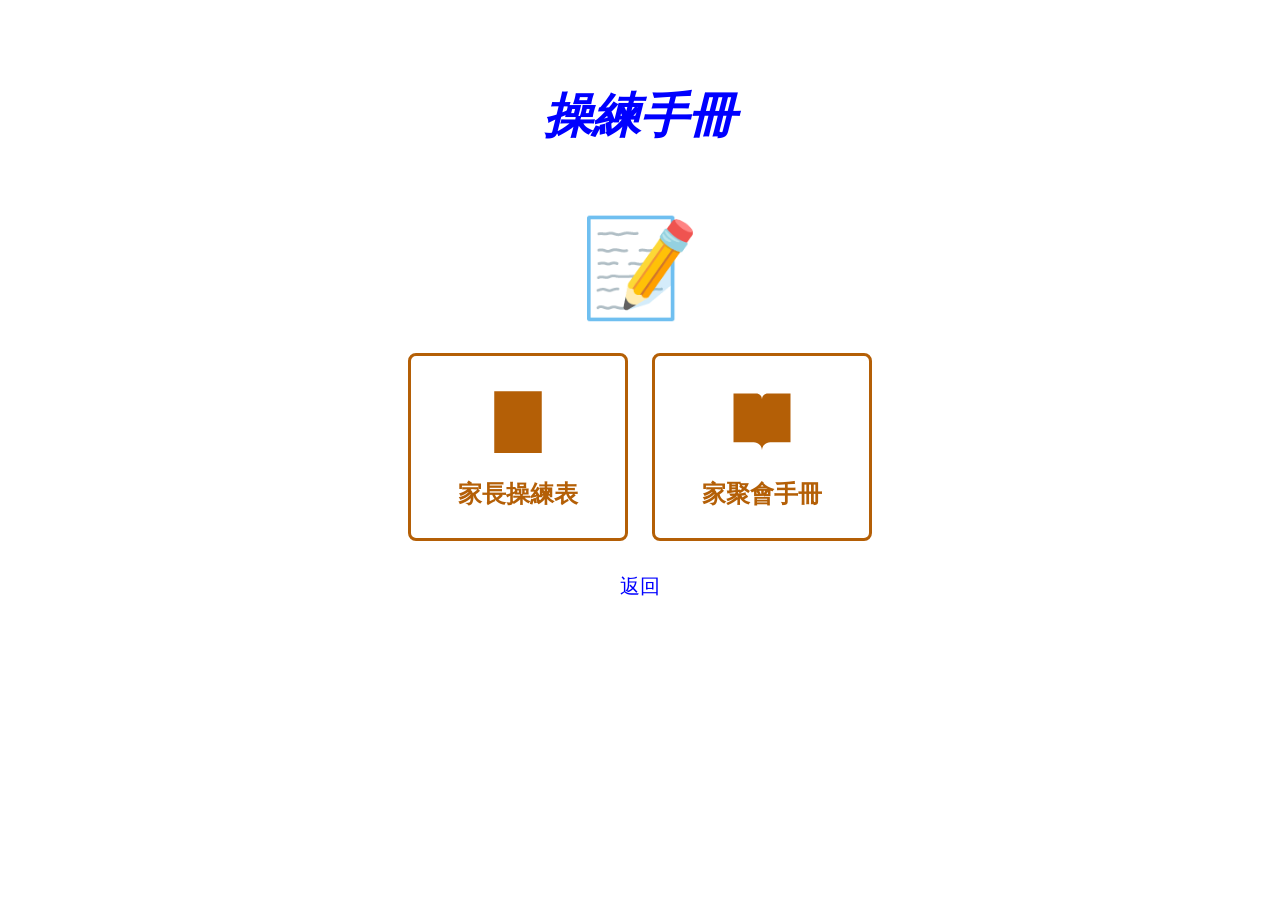
<file: 2026/practice-manual.html>
<!DOCTYPE html>
<html>
<head>
<meta charset="UTF-8">
<title>操練手冊｜親子健康生活園 2026</title>
<style>
* { box-sizing: border-box; }
body { margin: 20px; font-family: Arial; }
.header { text-align: center; font-style: italic; font-size: 150%; color: blue; padding: 32px; }
.page-icon { text-align: center; font-size: 96px; margin-bottom: 28px; }
.icon-row { display: flex; justify-content: center; gap: 24px; flex-wrap: wrap; }
.icon-link { width: 220px; min-height: 180px; padding: 28px 18px; border: 3px solid #b45f06; border-radius: 8px; color: #b45f06; text-align: center; text-decoration: none; font-size: 24px; font-weight: bold; }
.icon-link svg { display: block; width: 76px; height: 76px; margin: 0 auto 18px; fill: currentColor; }
.back { display: block; width: fit-content; margin: 32px auto 0; color: blue; font-size: 20px; text-decoration: none; }
</style>
</head>
<body>
<div class="header"><h1>操練手冊</h1></div>
<div class="page-icon" aria-hidden="true">📝</div>
<div class="icon-row">
  <a class="icon-link" href="https://drive.google.com/file/d/1hfbsUEJpo8_TTMEHykgTVKb82MntR5-a/view?usp=sharing">
    <svg viewBox="0 0 64 64" aria-hidden="true"><path d="M12 6h40v52H12V6zm9 12h22v4H21v-4zm0 10h22v4H21v-4zm0 10h15v4H21v-4z"/></svg>
    家長操練表
  </a>
  <a class="icon-link" href="https://drive.google.com/file/d/1nvm_AXih1aOSKw_e9pdcThmkVgGlwGj-/view?usp=sharing">
    <svg viewBox="0 0 64 64" aria-hidden="true"><path d="M8 8h19c3 0 5 2 5 5v43c0-4-3-7-7-7H8V8zm48 0H37c-3 0-5 2-5 5v43c0-4 3-7 7-7h17V8z"/></svg>
    家聚會手冊
  </a>
</div>
<a class="back" href="index2.html">返回</a>
</body>
</html>
</file>
<file: 2026_yp_training/css/style.css>
:root{
  --brand:#1d4ed8;
  --brand2:#0f172a;
  --soft:#eff6ff;
  --line:#dbeafe;
}
body{font-family:-apple-system,BlinkMacSystemFont,"Noto Sans TC","Microsoft JhengHei",Segoe UI,sans-serif;color:#0f172a;background:#f8fafc;}
.navbar-brand{color:var(--brand)!important}.hero{background:linear-gradient(135deg,#eff6ff,#ffffff 45%,#dbeafe);border-bottom:1px solid var(--line)}
.hero h1{font-size:clamp(2.1rem,5vw,4rem);font-weight:900;letter-spacing:.02em}.eyebrow{text-transform:uppercase;letter-spacing:.12em;color:var(--brand);font-weight:800;font-size:.82rem}.section-title{font-weight:900}.stats-card{background:#fff;border:1px solid var(--line);border-radius:24px;padding:24px;box-shadow:0 18px 45px rgba(15,23,42,.08);display:grid;gap:18px}.stats-card div{display:flex;align-items:baseline;justify-content:space-between;border-bottom:1px solid #e2e8f0;padding-bottom:12px}.stats-card div:last-child{border-bottom:0;padding-bottom:0}.stats-card strong{font-size:2.25rem;color:var(--brand)}.stats-card span{font-weight:700;color:#475569}.course-card,.speaker-card,.series-card{background:#fff;border:1px solid #e2e8f0;border-radius:18px;padding:18px;height:100%;box-shadow:0 10px 28px rgba(15,23,42,.05)}.course-card h3,.speaker-card h3{font-size:1.15rem;font-weight:850}.badge-series{background:var(--soft);color:var(--brand);border:1px solid var(--line);font-weight:700}.meta{color:#64748b;font-size:.93rem}.toolbar{display:grid;grid-template-columns:1fr 220px;gap:12px}.date-picker{max-width:180px}.accordion-item{border:1px solid #e2e8f0!important;border-radius:16px!important;overflow:hidden;margin-bottom:12px;background:#fff}.accordion-button{font-weight:850}.accordion-button:not(.collapsed){background:var(--soft);color:var(--brand)}.point-list li{margin-bottom:.35rem}.info-panel{background:#fff;border:1px solid #e2e8f0;border-radius:20px;padding:24px}.footer{text-align:center;padding:32px;color:#64748b}.empty{background:#fff;border:1px dashed #cbd5e1;border-radius:16px;padding:24px;color:#64748b;text-align:center}@media(max-width:768px){.toolbar{grid-template-columns:1fr}.hero .btn{width:100%}.date-picker{max-width:none}}
.video-row{display:flex;gap:.5rem;flex-wrap:wrap;align-items:center}.video-link{white-space:normal;text-align:left}.video-panel{background:#f8fafc;border:1px solid #e2e8f0;border-radius:14px;padding:14px;margin-top:14px}.stats-card div strong#videoCount{font-size:2rem}@media(max-width:576px){.video-row .btn,.video-panel .btn{width:100%;justify-content:flex-start}}
.manual-panel{background:#fff;border:1px solid #e2e8f0;border-radius:14px;padding:14px;margin-top:14px}.manual-details summary{cursor:pointer;font-weight:800;color:var(--brand);margin-bottom:.75rem}.manual-source{font-size:.88rem;color:#64748b;margin-bottom:.75rem}.manual-box{white-space:pre-wrap;word-break:break-word;background:#f8fafc;border:1px solid #e2e8f0;border-radius:12px;padding:14px;max-height:520px;overflow:auto;font-family:inherit;font-size:.95rem;line-height:1.8;margin:0}
</file>
